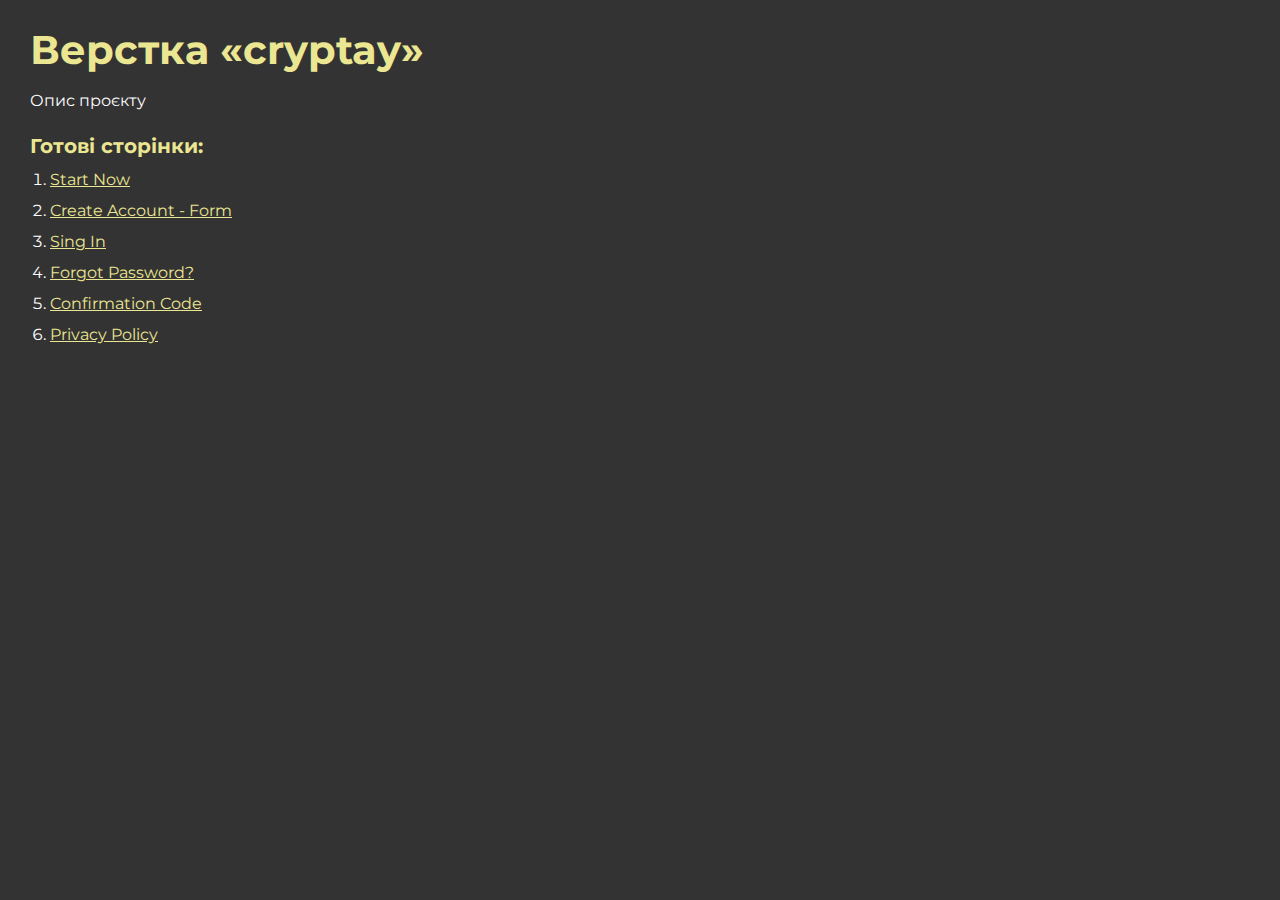
<file: index.html>
<!DOCTYPE html>
<html>

<head>
	<meta charset="UTF-8">
	<meta name="viewport" content="width=device-width, initial-scale=1.0">
	<title>Верстка «cryptay»</title>
	<link rel="shortcut icon" href="img/favicon.ico">
</head>

<body>
	<div class="rootpage">
		<h1>Верстка «cryptay»</h1>
		<div class="rootpage__info">
			Опис проєкту
		</div>
		<h2>Готові сторінки:</h2>
		<ol class="rootpage__list">
			<li><a target="_blank" href="start.html">Start Now</a></li>
			<li><a target="_blank" href="create-account.html">Create Account - Form</a></li>
			<li><a target="_blank" href="sing-in.html">Sing In</a></li>
			<li><a target="_blank" href="forgot-password.html">Forgot Password?</a></li>
			<li><a target="_blank" href="confirmation-code.html">Confirmation Code</a></li>
			<li><a target="_blank" href="policy.html">Privacy Policy</a></li>
		</ol>
	</div>
</body>
<style>
	@charset "UTF-8";
	@import url("https://fonts.googleapis.com/css?family=Montserrat:regular,700&display=swap");

	*,
	*::before,
	*::after {
		padding: 0px;
		margin: 0px;
		border: 0px;
		box-sizing: border-box;
	}

	html,
	body {
		height: 100%;
		margin: 0;
		padding: 0;
		min-width: 320px;
		width: 100%;
		color: #fff;
		background-color: #333;
	}

	body {
		font-family: Montserrat;
		font-size: 100%;
		line-height: 1;
		font-size: 1rem;
	}

	a {
		text-decoration: underline;
		color: #ebe691
	}

	a:visited {
		text-decoration: underline;
		color: #aaa768;
	}

	a:hover {
		text-decoration: none;
	}

	ul li {
		list-style: none;
	}

	img {
		vertical-align: top;
	}

	.wrapper {
		width: 100%;
		min-height: 100%;
		overflow: hidden;
	}

	.rootpage {
		padding: 30px;
		display: flex;
		flex-direction: column;
		align-items: flex-start;
	}

	@media (max-width: 767px) {
		.rootpage {
			padding: 30px 15px;
		}
	}

	h1 {
		color: #ebe691;
		font-size: 2.5rem;
		margin: 0px 0px 1.25rem 0px;
	}

	@media (max-width: 767px) {
		h1 {
			font-size: 1.85rem;
			margin: 0px 0px 1.25rem 0px;
		}
	}

	h2 {
		color: #ebe691;
		font-size: 1.25rem;
		margin: 0px 0px 1rem 0px;
	}

	@media (max-width: 767px) {
		h2 {
			font-size: 1.125rem;
			margin: 0px 0px 1rem 0px;
		}
	}

	.rootpage__info {
		line-height: 140%;
		margin: 0px 0px 1.5rem 0px;
	}

	.rootpage__list {
		margin: 0px 0px 2.25rem 1.25rem;
	}

	.rootpage__list li:not(:last-child) {
		margin: 0px 0px 15px 0px;
	}

	.rootpage__contacts,
	.rootpage__tnx {
		border-radius: 200px;
		padding: 20px 65px;
		line-height: 140%;
	}

	@media (max-width: 767px) {

		.rootpage__contacts,
		.rootpage__tnx {
			border-radius: 40px;
			padding: 20px;
		}
	}

	.rootpage__contacts {
		background: #32b5a4;

	}

	.rootpage__contacts a {
		color: #ebe691;
	}

	.rootpage__tnx {
		background: #c22d63;
		margin: 0px 0px 1rem 0px;
	}
</style>

</html>
</file>
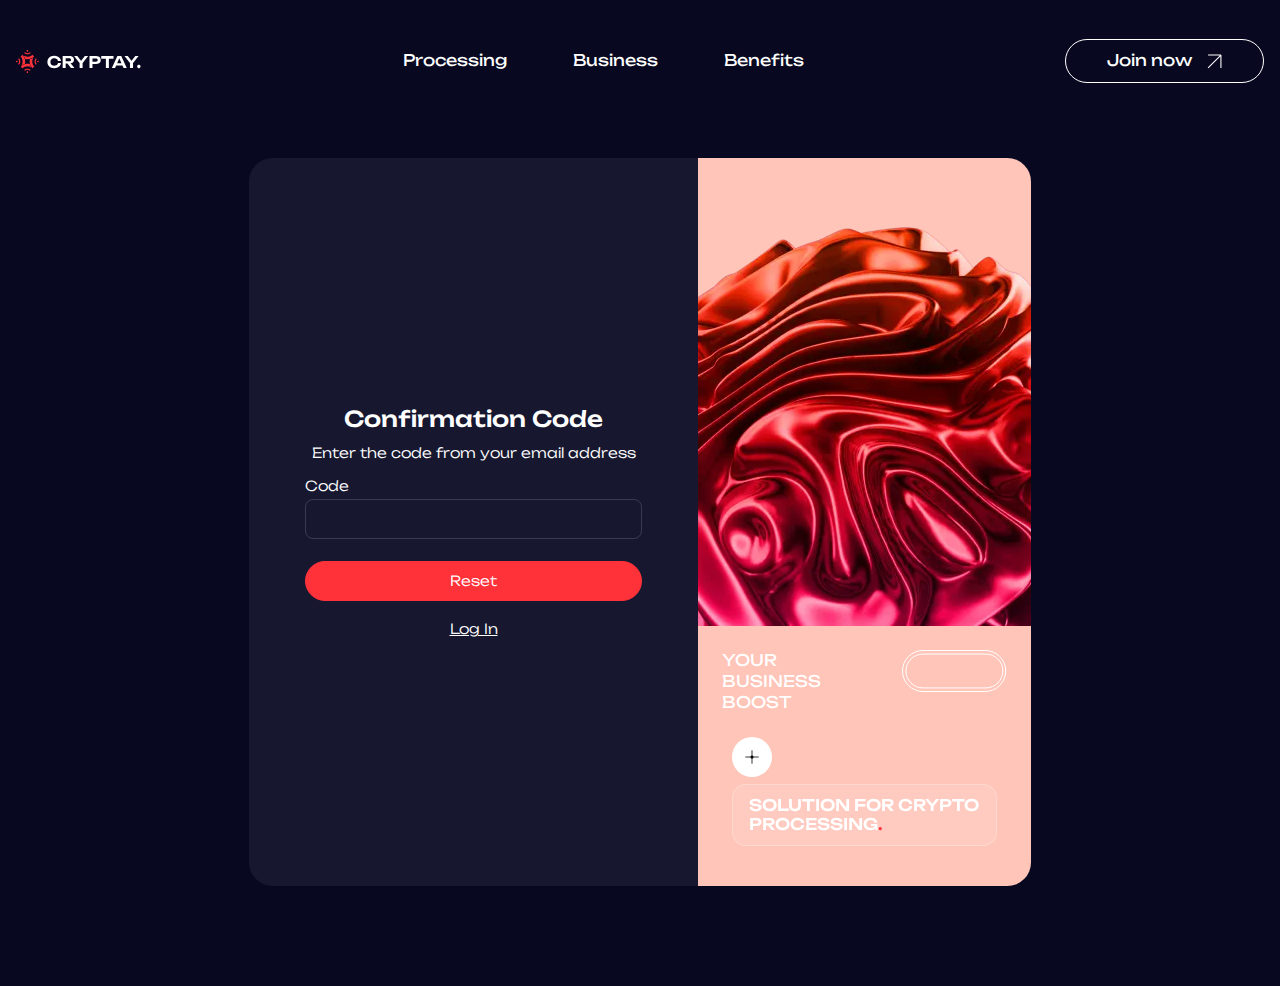
<file: confirmation-code.html>
<!DOCTYPE html>
<html lang="en">

<head>
	<title>Forgot Password?</title>
	<meta charset="UTF-8">
	<meta name="format-detection" content="telephone=no">
	<!-- <style>body{opacity: 0;}</style> -->
	<link rel="stylesheet" href="css/style.min.css?_v=20230909171952">
	<link rel="shortcut icon" href="img/favicon.ico">
	<!-- <meta name="robots" content="noindex, nofollow"> -->
	<meta name="viewport" content="width=device-width, initial-scale=1.0">
	<script defer src="js/app.min.js?_v=20230909171952"></script>
</head>

<body>
	<div class="wrapper">
		<header class="header">
			<div class="header__container">
				<a href="/" class="header__logo">
					<img src="img/logo.svg" alt="Logo">
				</a>
				<div class="header__menu menu">
					<nav class="menu__body">
						<ul class="menu__list">
							<li><a href="#">Processing</a></li>
							<li><a href="#">Business</a></li>
							<li><a href="#">Benefits</a></li>
						</ul>
					</nav>
				</div>
				<a href="#" class="join__button _button">Join now</a>
			</div>
		</header>
		<main class="page">
			<div class="create-account">
				<div class="create-account__container">
					<div class="create-account__body">
						<form action="#" class="create-account__form">
							<p class="create-account__title">Confirmation Code</p>
							<p class="create-account__subtitle">Enter the code from your email address </p>
							<div class="create-account__inputs">
								<div class="create-account__input">
									<label for="input-code" class="create-account__label">Code</label>
									<input data-required id="input-code" type="number" name="code" data-error="code is required" class="input">
								</div>
							</div>
							<button type="submit" class="create-account__submit _button">Reset</button>
							<p class="create-account__lead"><a href="#">Log In</a></p>
						</form>
						<div class="create-account__perview perview-create-account">
							<picture><source srcset="img/perview.webp" type="image/webp"><img src="img/perview.png" alt="Image"></picture>
							<div class="perview-create-account__head">
								<p>your business boost</p>
							</div>
							<div class="perview-create-account__footer">
								<span></span>
								<p>Solution For cRYPTO processing<span>.</span></p>
							</div>
						</div>
					</div>
				</div>
			</div>
		</main>
	</div>
</body>

</html>
</file>
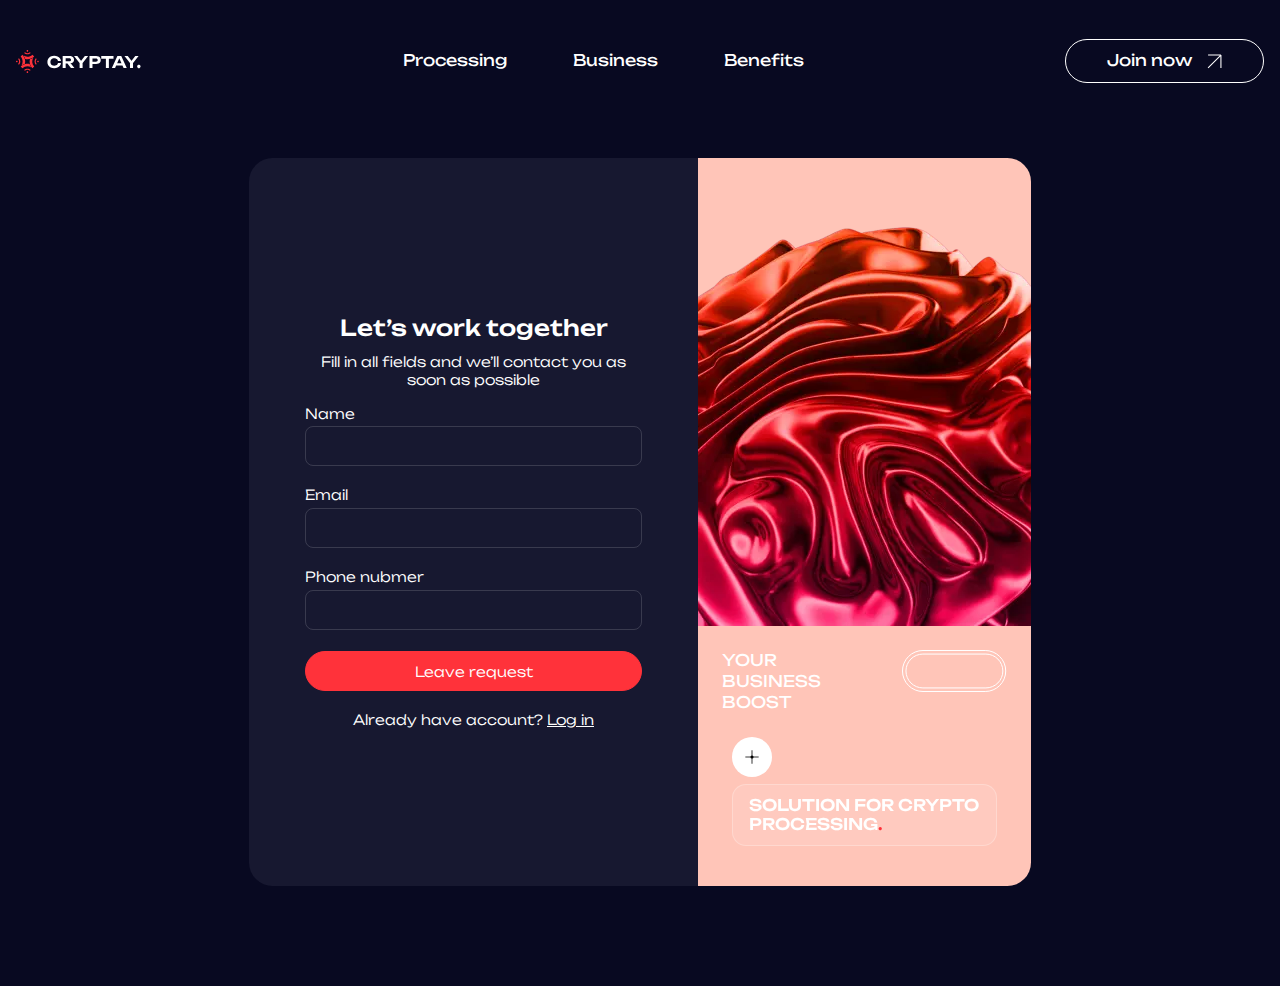
<file: create-account.html>
<!DOCTYPE html>
<html lang="en">

<head>
	<title>Create account - Form</title>
	<meta charset="UTF-8">
	<meta name="format-detection" content="telephone=no">
	<!-- <style>body{opacity: 0;}</style> -->
	<link rel="stylesheet" href="css/style.min.css?_v=20230909171952">
	<link rel="shortcut icon" href="img/favicon.ico">
	<!-- <meta name="robots" content="noindex, nofollow"> -->
	<meta name="viewport" content="width=device-width, initial-scale=1.0">
	<script defer src="js/app.min.js?_v=20230909171952"></script>
</head>

<body>
	<div class="wrapper">
		<header class="header">
			<div class="header__container">
				<a href="/" class="header__logo">
					<img src="img/logo.svg" alt="Logo">
				</a>
				<div class="header__menu menu">
					<nav class="menu__body">
						<ul class="menu__list">
							<li><a href="#">Processing</a></li>
							<li><a href="#">Business</a></li>
							<li><a href="#">Benefits</a></li>
						</ul>
					</nav>
				</div>
				<a href="#" class="join__button _button">Join now</a>
			</div>
		</header>
		<main class="page">
			<div class="create-account">
				<div class="create-account__container">
					<div class="create-account__body">
						<form action="#" class="create-account__form">
							<p class="create-account__title">Let’s work together</p>
							<p class="create-account__subtitle">Fill in all fields and we’ll contact you as soon as possible</p>
							<div class="create-account__inputs">
								<div class="create-account__input">
									<label for="input-username" class="create-account__label">Name</label>
									<input data-required id="input-username" type="text" name="username" data-error="name is required" class="input">
								</div>
								<div class="create-account__input">
									<label for="input-email" class="create-account__label">Email</label>
									<input data-required id="input-email" type="email" name="email" data-error="email is required" class="input">
								</div>
								<div class="create-account__input">
									<label for="input-phone" class="create-account__label">Phone nubmer</label>
									<input data-required id="input-phone" type="tel" name="userphone" data-error="nubmer is required" class="input">
								</div>
							</div>
							<button type="submit" class="create-account__submit _button">Leave request</button>
							<p class="create-account__lead">Already have account? <a href="#">Log in</a></p>
						</form>
						<div class="create-account__perview perview-create-account">
							<picture><source srcset="img/perview.webp" type="image/webp"><img src="img/perview.png" alt="Image"></picture>
							<div class="perview-create-account__head">
								<p>your business boost</p>
							</div>
							<div class="perview-create-account__footer">
								<span></span>
								<p>Solution For cRYPTO processing<span>.</span></p>
							</div>
						</div>
					</div>
				</div>
			</div>
		</main>
	</div>
</body>

</html>
</file>
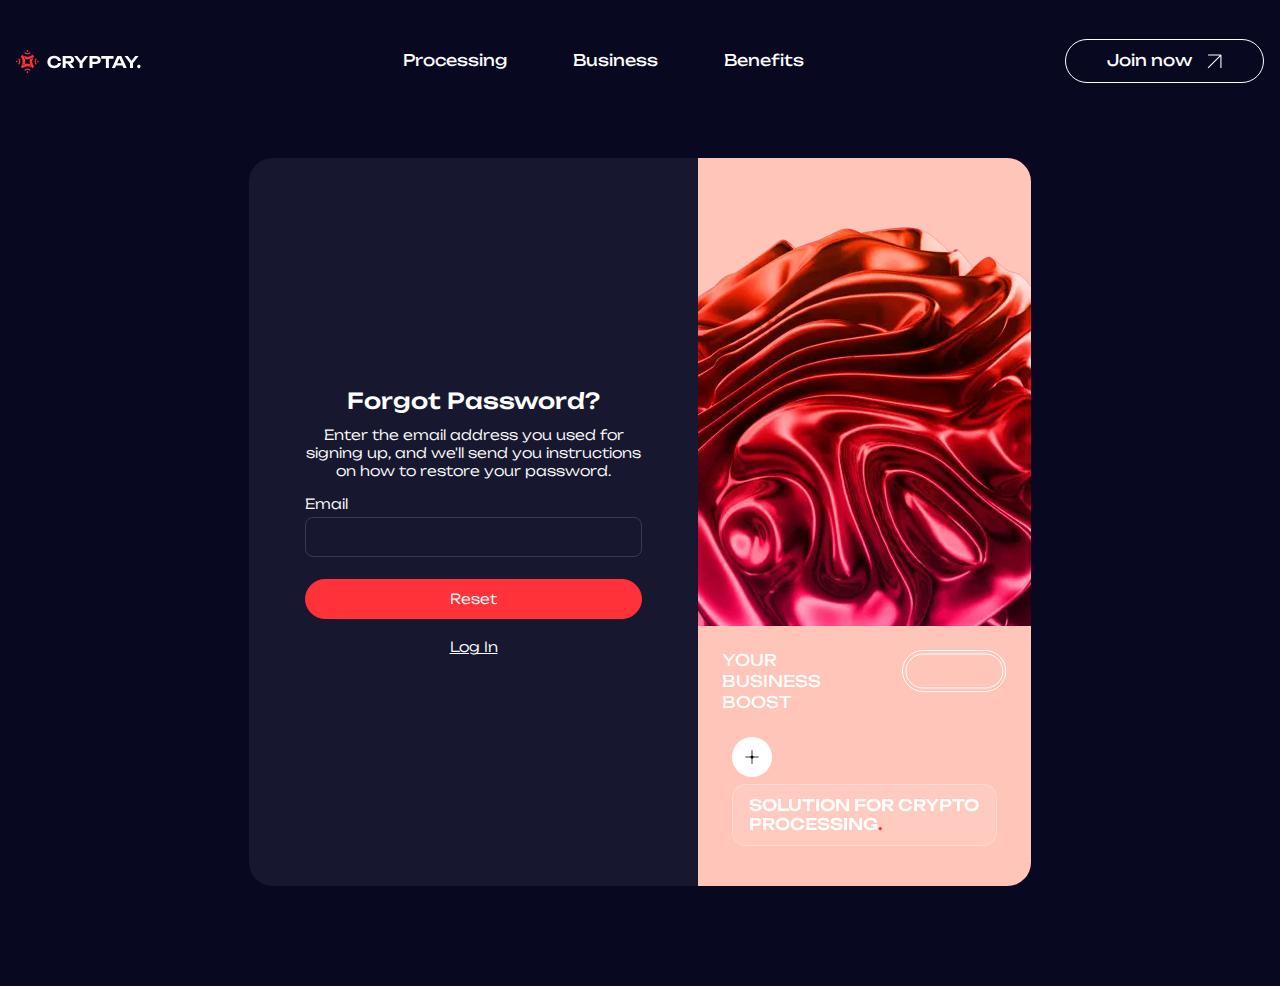
<file: forgot-password.html>
<!DOCTYPE html>
<html lang="en">

<head>
	<title>Forgot Password?</title>
	<meta charset="UTF-8">
	<meta name="format-detection" content="telephone=no">
	<!-- <style>body{opacity: 0;}</style> -->
	<link rel="stylesheet" href="css/style.min.css?_v=20230909171952">
	<link rel="shortcut icon" href="img/favicon.ico">
	<!-- <meta name="robots" content="noindex, nofollow"> -->
	<meta name="viewport" content="width=device-width, initial-scale=1.0">
	<script defer src="js/app.min.js?_v=20230909171952"></script>
</head>

<body>
	<div class="wrapper">
		<header class="header">
			<div class="header__container">
				<a href="/" class="header__logo">
					<img src="img/logo.svg" alt="Logo">
				</a>
				<div class="header__menu menu">
					<nav class="menu__body">
						<ul class="menu__list">
							<li><a href="#">Processing</a></li>
							<li><a href="#">Business</a></li>
							<li><a href="#">Benefits</a></li>
						</ul>
					</nav>
				</div>
				<a href="#" class="join__button _button">Join now</a>
			</div>
		</header>
		<main class="page">
			<div class="create-account">
				<div class="create-account__container">
					<div class="create-account__body">
						<form action="#" class="create-account__form">
							<p class="create-account__title">Forgot Password?</p>
							<p class="create-account__subtitle">Enter the email address you used for signing up, and we'll send you instructions on how to restore your password.</p>
							<div class="create-account__inputs">
								<div class="create-account__input">
									<label for="input-email" class="create-account__label">Email</label>
									<input data-required id="input-email" type="email" name="email" data-error="email is required" class="input">
								</div>
							</div>
							<button type="submit" class="create-account__submit _button">Reset</button>
							<p class="create-account__lead"><a href="#">Log In</a></p>
						</form>
						<div class="create-account__perview perview-create-account">
							<picture><source srcset="img/perview.webp" type="image/webp"><img src="img/perview.png" alt="Image"></picture>
							<div class="perview-create-account__head">
								<p>your business boost</p>
							</div>
							<div class="perview-create-account__footer">
								<span></span>
								<p>Solution For cRYPTO processing<span>.</span></p>
							</div>
						</div>
					</div>
				</div>
			</div>
		</main>
	</div>
</body>

</html>
</file>
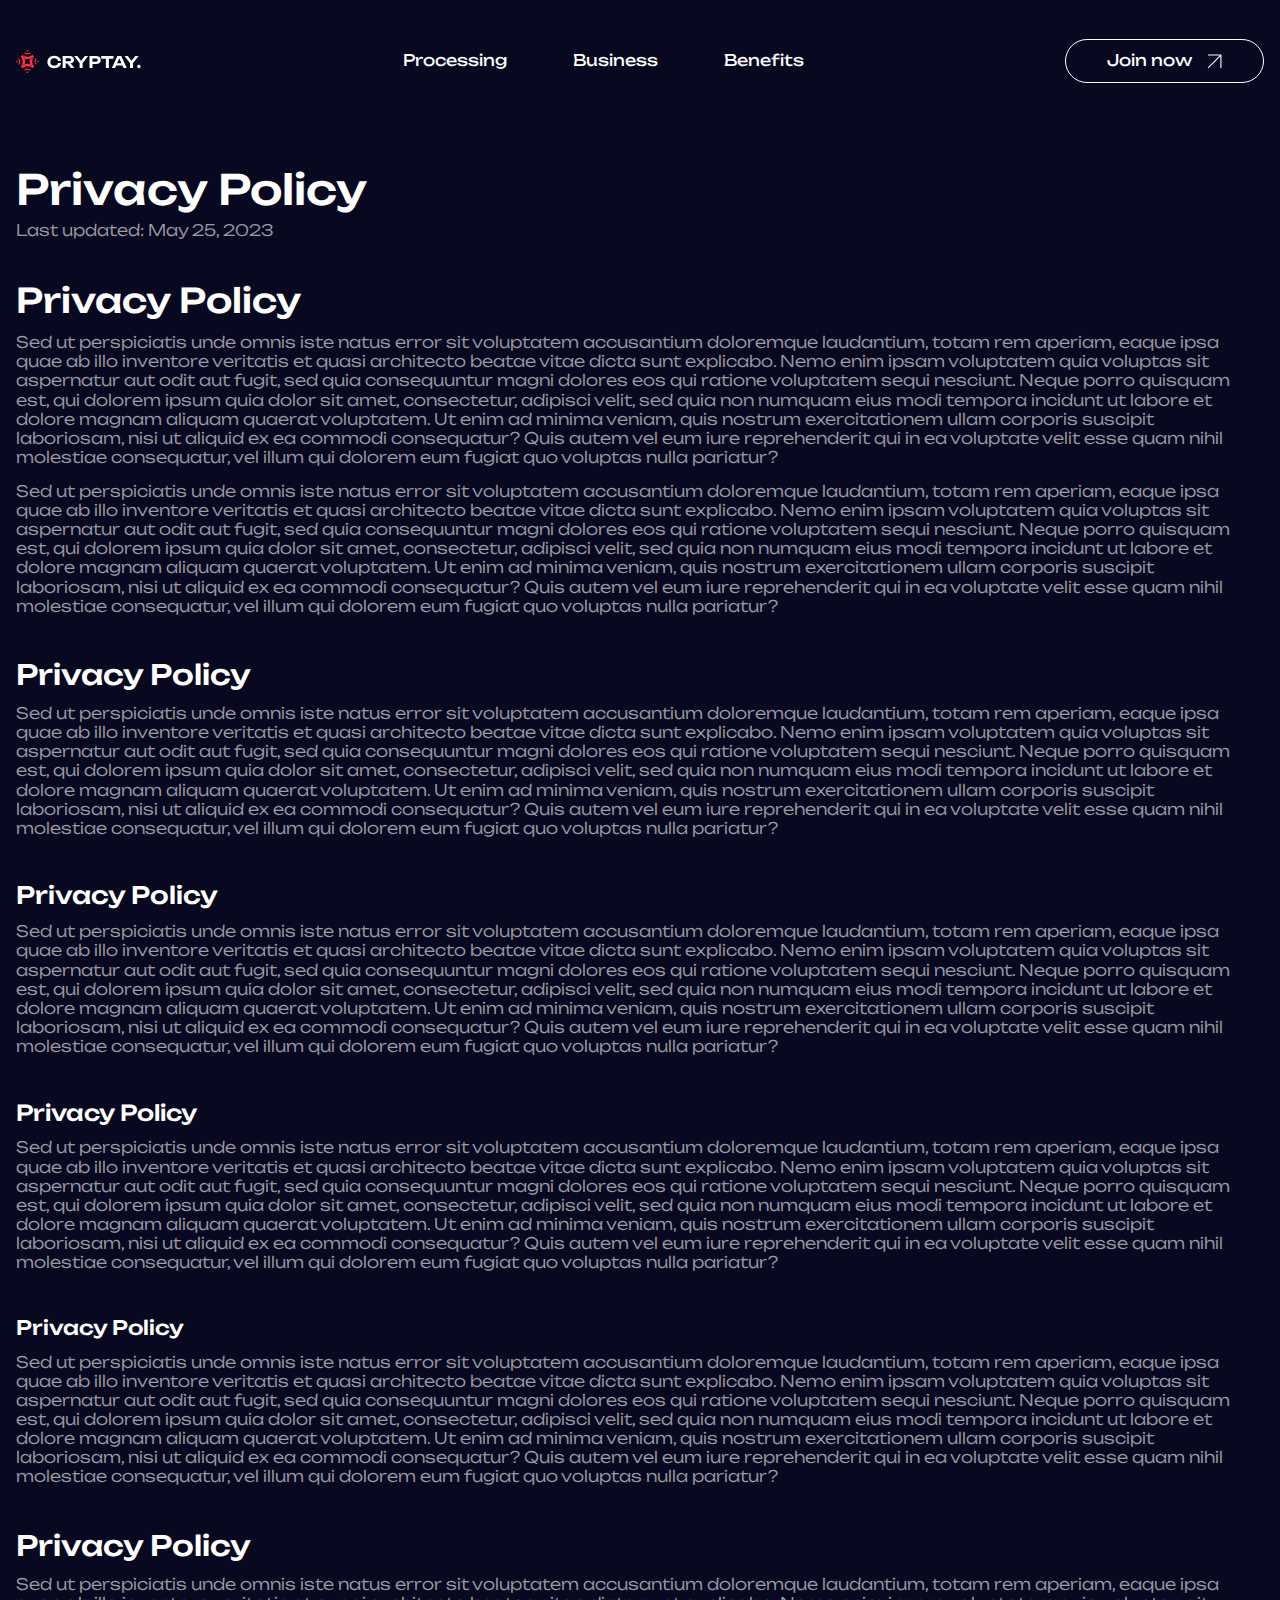
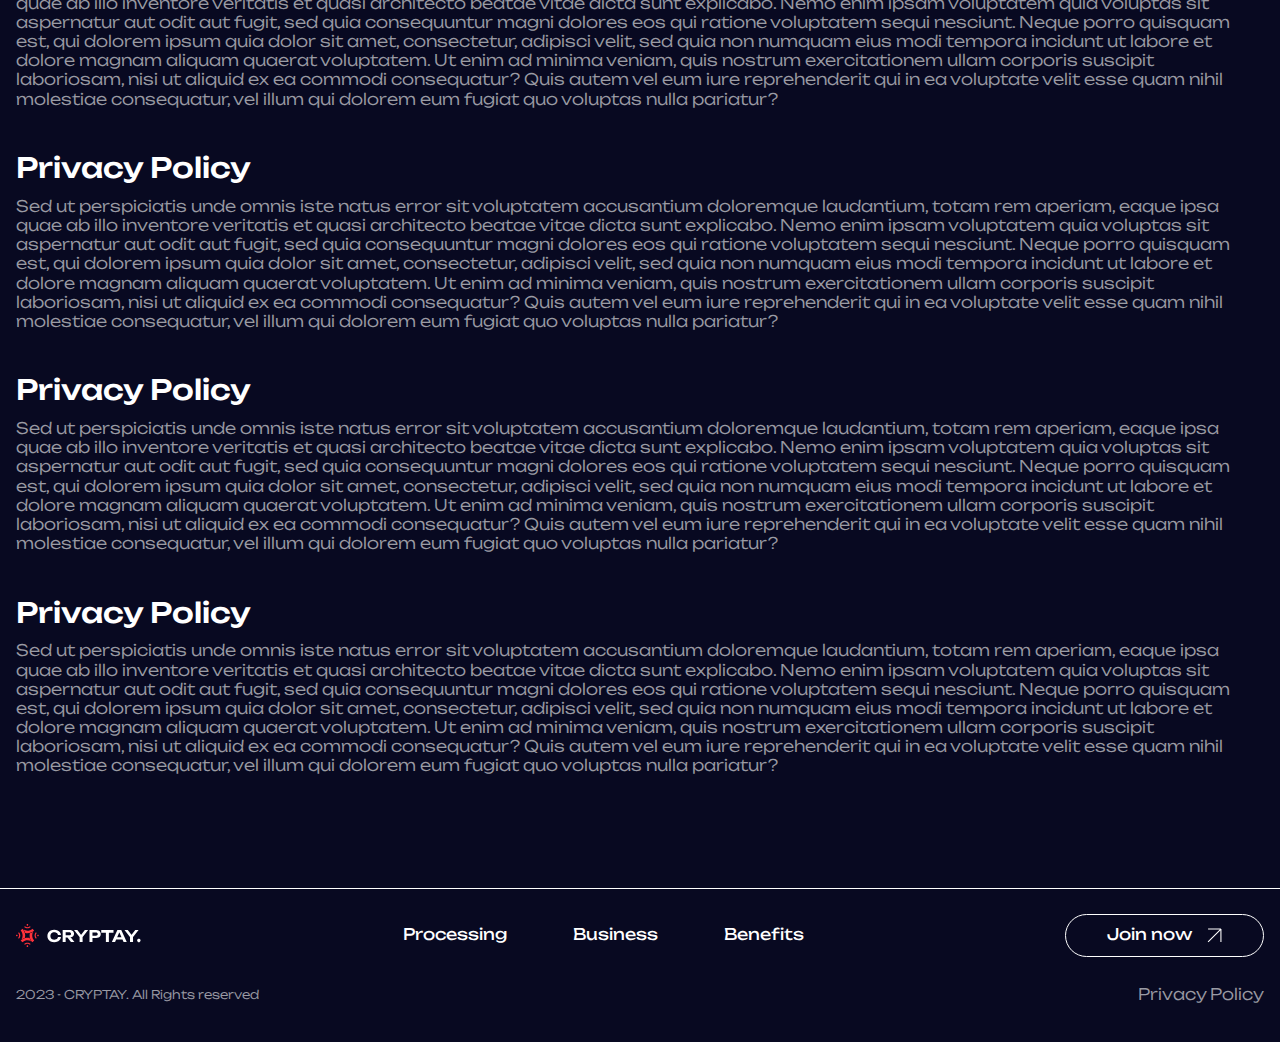
<file: policy.html>
<!DOCTYPE html>
<html lang="en">

<head>
	<title>Privacy Policy</title>
	<meta charset="UTF-8">
	<meta name="format-detection" content="telephone=no">
	<!-- <style>body{opacity: 0;}</style> -->
	<link rel="stylesheet" href="css/style.min.css?_v=20230909171952">
	<link rel="shortcut icon" href="img/favicon.ico">
	<!-- <meta name="robots" content="noindex, nofollow"> -->
	<meta name="viewport" content="width=device-width, initial-scale=1.0">
	<script defer src="js/app.min.js?_v=20230909171952"></script>
</head>

<body>
	<div class="wrapper">
		<header class="header">
			<div class="header__container">
				<a href="/" class="header__logo">
					<img src="img/logo.svg" alt="Logo">
				</a>
				<div class="header__menu menu">
					<nav class="menu__body">
						<ul class="menu__list">
							<li><a href="#">Processing</a></li>
							<li><a href="#">Business</a></li>
							<li><a href="#">Benefits</a></li>
						</ul>
					</nav>
				</div>
				<a href="#" class="join__button _button">Join now</a>
			</div>
		</header>
		<main class="page">
			<section class="policy">
				<div class="policy__container">
					<h1 class="policy__title">Privacy Policy</h1>
					<div class="policy__subtitle">Last updated: <time datetime="2023-05-25" title="May 25, 2023">May 25, 2023</time></div>
					<div class="policy__body _user-content">
						<h2>Privacy Policy</h2>
						<p>Sed ut perspiciatis unde omnis iste natus error sit voluptatem accusantium doloremque laudantium, totam rem aperiam, eaque ipsa quae ab illo inventore veritatis et quasi architecto beatae vitae dicta sunt explicabo. Nemo enim ipsam voluptatem quia voluptas sit aspernatur aut odit aut fugit, sed quia consequuntur magni dolores eos qui ratione voluptatem sequi nesciunt. Neque porro quisquam est, qui dolorem ipsum quia dolor sit amet, consectetur, adipisci velit, sed quia non numquam eius modi tempora incidunt ut labore et dolore magnam aliquam quaerat voluptatem. Ut enim ad minima veniam, quis nostrum exercitationem ullam corporis suscipit laboriosam, nisi ut aliquid ex ea commodi consequatur? Quis autem vel eum iure reprehenderit qui in ea voluptate velit esse quam nihil molestiae consequatur, vel illum qui dolorem eum fugiat quo voluptas nulla pariatur?</p>
						<p>Sed ut perspiciatis unde omnis iste natus error sit voluptatem accusantium doloremque laudantium, totam rem aperiam, eaque ipsa quae ab illo inventore veritatis et quasi architecto beatae vitae dicta sunt explicabo. Nemo enim ipsam voluptatem quia voluptas sit aspernatur aut odit aut fugit, sed quia consequuntur magni dolores eos qui ratione voluptatem sequi nesciunt. Neque porro quisquam est, qui dolorem ipsum quia dolor sit amet, consectetur, adipisci velit, sed quia non numquam eius modi tempora incidunt ut labore et dolore magnam aliquam quaerat voluptatem. Ut enim ad minima veniam, quis nostrum exercitationem ullam corporis suscipit laboriosam, nisi ut aliquid ex ea commodi consequatur? Quis autem vel eum iure reprehenderit qui in ea voluptate velit esse quam nihil molestiae consequatur, vel illum qui dolorem eum fugiat quo voluptas nulla pariatur?</p>
						<h3>Privacy Policy</h3>
						<p>Sed ut perspiciatis unde omnis iste natus error sit voluptatem accusantium doloremque laudantium, totam rem aperiam, eaque ipsa quae ab illo inventore veritatis et quasi architecto beatae vitae dicta sunt explicabo. Nemo enim ipsam voluptatem quia voluptas sit aspernatur aut odit aut fugit, sed quia consequuntur magni dolores eos qui ratione voluptatem sequi nesciunt. Neque porro quisquam est, qui dolorem ipsum quia dolor sit amet, consectetur, adipisci velit, sed quia non numquam eius modi tempora incidunt ut labore et dolore magnam aliquam quaerat voluptatem. Ut enim ad minima veniam, quis nostrum exercitationem ullam corporis suscipit laboriosam, nisi ut aliquid ex ea commodi consequatur? Quis autem vel eum iure reprehenderit qui in ea voluptate velit esse quam nihil molestiae consequatur, vel illum qui dolorem eum fugiat quo voluptas nulla pariatur?</p>
						<h4>Privacy Policy</h4>
						<p>Sed ut perspiciatis unde omnis iste natus error sit voluptatem accusantium doloremque laudantium, totam rem aperiam, eaque ipsa quae ab illo inventore veritatis et quasi architecto beatae vitae dicta sunt explicabo. Nemo enim ipsam voluptatem quia voluptas sit aspernatur aut odit aut fugit, sed quia consequuntur magni dolores eos qui ratione voluptatem sequi nesciunt. Neque porro quisquam est, qui dolorem ipsum quia dolor sit amet, consectetur, adipisci velit, sed quia non numquam eius modi tempora incidunt ut labore et dolore magnam aliquam quaerat voluptatem. Ut enim ad minima veniam, quis nostrum exercitationem ullam corporis suscipit laboriosam, nisi ut aliquid ex ea commodi consequatur? Quis autem vel eum iure reprehenderit qui in ea voluptate velit esse quam nihil molestiae consequatur, vel illum qui dolorem eum fugiat quo voluptas nulla pariatur?</p>
						<h5>Privacy Policy</h5>
						<p>Sed ut perspiciatis unde omnis iste natus error sit voluptatem accusantium doloremque laudantium, totam rem aperiam, eaque ipsa quae ab illo inventore veritatis et quasi architecto beatae vitae dicta sunt explicabo. Nemo enim ipsam voluptatem quia voluptas sit aspernatur aut odit aut fugit, sed quia consequuntur magni dolores eos qui ratione voluptatem sequi nesciunt. Neque porro quisquam est, qui dolorem ipsum quia dolor sit amet, consectetur, adipisci velit, sed quia non numquam eius modi tempora incidunt ut labore et dolore magnam aliquam quaerat voluptatem. Ut enim ad minima veniam, quis nostrum exercitationem ullam corporis suscipit laboriosam, nisi ut aliquid ex ea commodi consequatur? Quis autem vel eum iure reprehenderit qui in ea voluptate velit esse quam nihil molestiae consequatur, vel illum qui dolorem eum fugiat quo voluptas nulla pariatur?</p>
						<h6>Privacy Policy</h6>
						<p>Sed ut perspiciatis unde omnis iste natus error sit voluptatem accusantium doloremque laudantium, totam rem aperiam, eaque ipsa quae ab illo inventore veritatis et quasi architecto beatae vitae dicta sunt explicabo. Nemo enim ipsam voluptatem quia voluptas sit aspernatur aut odit aut fugit, sed quia consequuntur magni dolores eos qui ratione voluptatem sequi nesciunt. Neque porro quisquam est, qui dolorem ipsum quia dolor sit amet, consectetur, adipisci velit, sed quia non numquam eius modi tempora incidunt ut labore et dolore magnam aliquam quaerat voluptatem. Ut enim ad minima veniam, quis nostrum exercitationem ullam corporis suscipit laboriosam, nisi ut aliquid ex ea commodi consequatur? Quis autem vel eum iure reprehenderit qui in ea voluptate velit esse quam nihil molestiae consequatur, vel illum qui dolorem eum fugiat quo voluptas nulla pariatur?</p>
						<h3>Privacy Policy</h3>
						<p>Sed ut perspiciatis unde omnis iste natus error sit voluptatem accusantium doloremque laudantium, totam rem aperiam, eaque ipsa quae ab illo inventore veritatis et quasi architecto beatae vitae dicta sunt explicabo. Nemo enim ipsam voluptatem quia voluptas sit aspernatur aut odit aut fugit, sed quia consequuntur magni dolores eos qui ratione voluptatem sequi nesciunt. Neque porro quisquam est, qui dolorem ipsum quia dolor sit amet, consectetur, adipisci velit, sed quia non numquam eius modi tempora incidunt ut labore et dolore magnam aliquam quaerat voluptatem. Ut enim ad minima veniam, quis nostrum exercitationem ullam corporis suscipit laboriosam, nisi ut aliquid ex ea commodi consequatur? Quis autem vel eum iure reprehenderit qui in ea voluptate velit esse quam nihil molestiae consequatur, vel illum qui dolorem eum fugiat quo voluptas nulla pariatur?</p>
						<h3>Privacy Policy</h3>
						<p>Sed ut perspiciatis unde omnis iste natus error sit voluptatem accusantium doloremque laudantium, totam rem aperiam, eaque ipsa quae ab illo inventore veritatis et quasi architecto beatae vitae dicta sunt explicabo. Nemo enim ipsam voluptatem quia voluptas sit aspernatur aut odit aut fugit, sed quia consequuntur magni dolores eos qui ratione voluptatem sequi nesciunt. Neque porro quisquam est, qui dolorem ipsum quia dolor sit amet, consectetur, adipisci velit, sed quia non numquam eius modi tempora incidunt ut labore et dolore magnam aliquam quaerat voluptatem. Ut enim ad minima veniam, quis nostrum exercitationem ullam corporis suscipit laboriosam, nisi ut aliquid ex ea commodi consequatur? Quis autem vel eum iure reprehenderit qui in ea voluptate velit esse quam nihil molestiae consequatur, vel illum qui dolorem eum fugiat quo voluptas nulla pariatur?</p>
						<h3>Privacy Policy</h3>
						<p>Sed ut perspiciatis unde omnis iste natus error sit voluptatem accusantium doloremque laudantium, totam rem aperiam, eaque ipsa quae ab illo inventore veritatis et quasi architecto beatae vitae dicta sunt explicabo. Nemo enim ipsam voluptatem quia voluptas sit aspernatur aut odit aut fugit, sed quia consequuntur magni dolores eos qui ratione voluptatem sequi nesciunt. Neque porro quisquam est, qui dolorem ipsum quia dolor sit amet, consectetur, adipisci velit, sed quia non numquam eius modi tempora incidunt ut labore et dolore magnam aliquam quaerat voluptatem. Ut enim ad minima veniam, quis nostrum exercitationem ullam corporis suscipit laboriosam, nisi ut aliquid ex ea commodi consequatur? Quis autem vel eum iure reprehenderit qui in ea voluptate velit esse quam nihil molestiae consequatur, vel illum qui dolorem eum fugiat quo voluptas nulla pariatur?</p>
						<h3>Privacy Policy</h3>
						<p>Sed ut perspiciatis unde omnis iste natus error sit voluptatem accusantium doloremque laudantium, totam rem aperiam, eaque ipsa quae ab illo inventore veritatis et quasi architecto beatae vitae dicta sunt explicabo. Nemo enim ipsam voluptatem quia voluptas sit aspernatur aut odit aut fugit, sed quia consequuntur magni dolores eos qui ratione voluptatem sequi nesciunt. Neque porro quisquam est, qui dolorem ipsum quia dolor sit amet, consectetur, adipisci velit, sed quia non numquam eius modi tempora incidunt ut labore et dolore magnam aliquam quaerat voluptatem. Ut enim ad minima veniam, quis nostrum exercitationem ullam corporis suscipit laboriosam, nisi ut aliquid ex ea commodi consequatur? Quis autem vel eum iure reprehenderit qui in ea voluptate velit esse quam nihil molestiae consequatur, vel illum qui dolorem eum fugiat quo voluptas nulla pariatur?</p>
					</div>
				</div>
			</section>
		</main>
		<footer class="footer">
			<div class="footer__container">
				<div class="footer__main">
					<a href="#" class="header__logo">
						<img src="img/logo.svg" alt="Logo">
					</a>
					<div data-da=".footer__main, 767.98, last" class="footer__menu menu">
						<nav class="menu__body">
							<ul class="menu__list">
								<li><a href="#">Processing</a></li>
								<li><a href="#">Business</a></li>
								<li><a href="#">Benefits</a></li>
							</ul>
						</nav>
					</div>
					<a href="#" class="join__button _button">Join now</a>
				</div>
				<div class="footer__bottom">
					<p class="footer__copy">2023 - CRYPTAY. All Rights reserved</p>
					<a href="policy.html" class="footer__policy">Privacy Policy</a>
				</div>
			</div>
		</footer>
	</div>
</body>

</html>
</file>
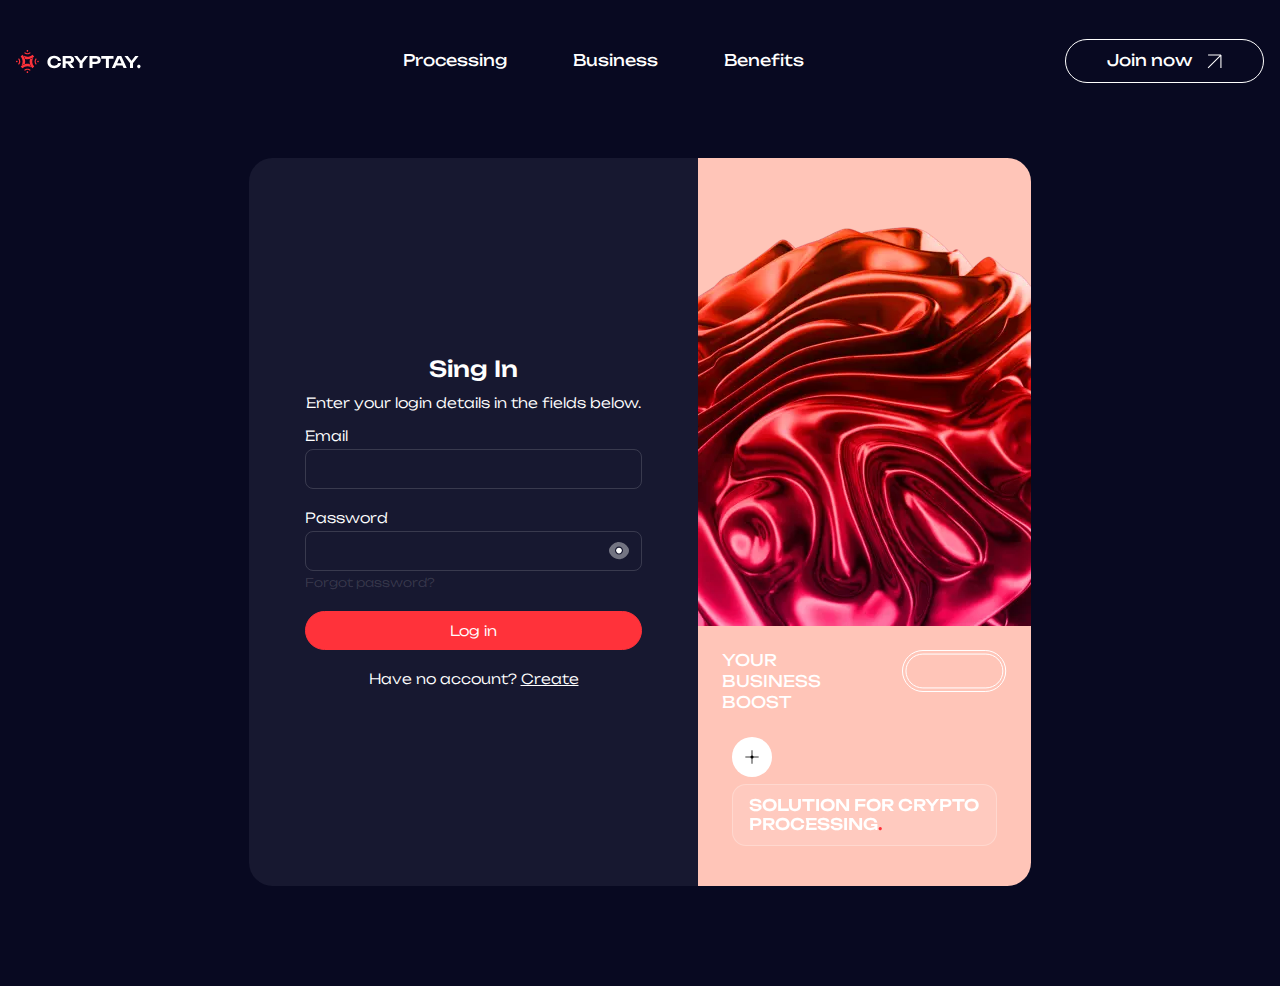
<file: sing-in.html>
<!DOCTYPE html>
<html lang="en">

<head>
	<title>Create account - Form</title>
	<meta charset="UTF-8">
	<meta name="format-detection" content="telephone=no">
	<!-- <style>body{opacity: 0;}</style> -->
	<link rel="stylesheet" href="css/style.min.css?_v=20230909171952">
	<link rel="shortcut icon" href="img/favicon.ico">
	<!-- <meta name="robots" content="noindex, nofollow"> -->
	<meta name="viewport" content="width=device-width, initial-scale=1.0">
	<script defer src="js/app.min.js?_v=20230909171952"></script>
</head>

<body>
	<div class="wrapper">
		<header class="header">
			<div class="header__container">
				<a href="/" class="header__logo">
					<img src="img/logo.svg" alt="Logo">
				</a>
				<div class="header__menu menu">
					<nav class="menu__body">
						<ul class="menu__list">
							<li><a href="#">Processing</a></li>
							<li><a href="#">Business</a></li>
							<li><a href="#">Benefits</a></li>
						</ul>
					</nav>
				</div>
				<a href="#" class="join__button _button">Join now</a>
			</div>
		</header>
		<main class="page">
			<div class="create-account">
				<div class="create-account__container">
					<div class="create-account__body">
						<form action="#" class="create-account__form">
							<p class="create-account__title">Sing In</p>
							<p class="create-account__subtitle">Enter your login details in the fields below.</p>
							<div class="create-account__inputs">
								<div class="create-account__input">
									<label for="input-email" class="create-account__label">Email</label>
									<input data-required id="input-email" type="email" name="email" data-error="email is required" class="input">
								</div>
								<div class="create-account__input">
									<label for="input-password" class="create-account__label">Password</label>
									<div class="create-account__row">
										<input data-required id="input-password" type="password" name="userpassword" data-error="password is required" class="input">
										<button type="button" class="create-account__viewpass"></button>
									</div>
									<a href="#" class="create-account__new-password">Forgot password?</a>
								</div>
							</div>
							<button type="submit" class="create-account__submit _button">Log in </button>
							<p class="create-account__lead">Have no account? <a href="#">Create</a></p>
						</form>
						<div class="create-account__perview perview-create-account">
							<picture><source srcset="img/perview.webp" type="image/webp"><img src="img/perview.png" alt="Image"></picture>
							<div class="perview-create-account__head">
								<p>your business boost</p>
							</div>
							<div class="perview-create-account__footer">
								<span></span>
								<p>Solution For cRYPTO processing<span>.</span></p>
							</div>
						</div>
					</div>
				</div>
			</div>
		</main>
	</div>
</body>

</html>
</file>
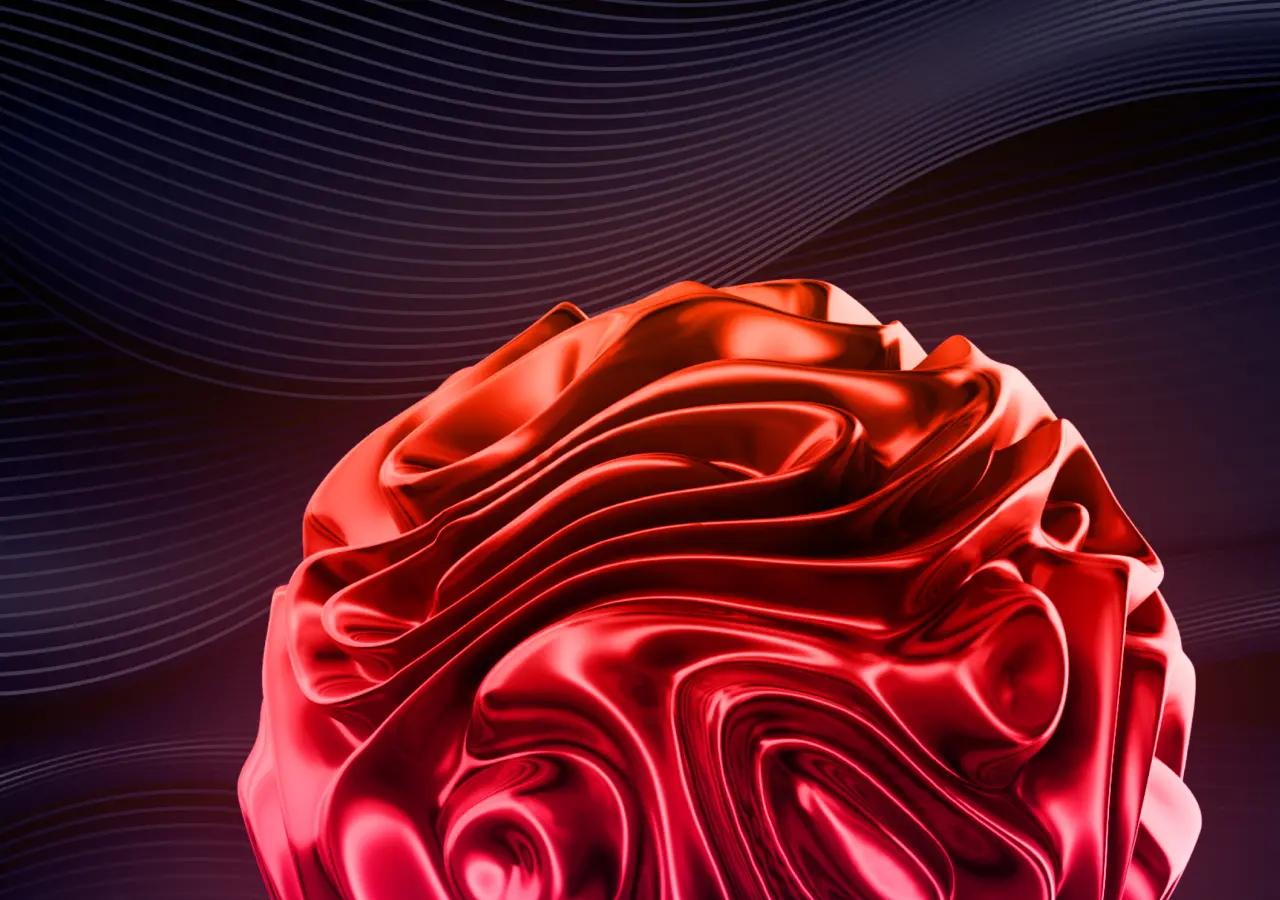
<file: start.html>
<!DOCTYPE html>
<html lang="en">

<head>
	<title>Create account</title>
	<meta charset="UTF-8">
	<meta name="format-detection" content="telephone=no">
	<!-- <style>body{opacity: 0;}</style> -->
	<link rel="stylesheet" href="css/style.min.css?_v=20230909171952">
	<link rel="shortcut icon" href="img/favicon.ico">
	<!-- <meta name="robots" content="noindex, nofollow"> -->
	<meta name="viewport" content="width=device-width, initial-scale=1.0">
	<script defer src="js/app.min.js?_v=20230909171952"></script>
</head>

<body class="_hidden">
	<div class="wrapper">
		<main class="page">
			<div class="start">
				<picture><source srcset="img/start/bg.webp" type="image/webp"><img src="img/start/bg.jpg" alt="Image"></picture>
				<div class="start__content">
					<div class="start__logo">
						<img src="img/logo-big.svg" alt="Logo" width="278" height="131">
					</div>
					<div class="start__button">
						<a href="#" class="start__button-arrow"></a>
					</div>
				</div>
			</div>
		</main>
	</div>
</body>

</html>
</file>
<file: css/style.min.css>
@import url(https://fonts.googleapis.com/css?family=Unbounded:200,300,regular,500,600&display=swap);*{padding:0;margin:0;border:0}*,:after,:before{-webkit-box-sizing:border-box;box-sizing:border-box}body,html{height:100%;min-width:320px}body{color:#fff;line-height:1;font-family:Unbounded;font-size:14px;-ms-text-size-adjust:100%;-moz-text-size-adjust:100%;-webkit-text-size-adjust:100%;-webkit-font-smoothing:antialiased;-moz-osx-font-smoothing:grayscale}button,input,textarea{font-family:Unbounded;font-size:inherit}button{cursor:pointer;color:inherit;background-color:transparent}a{color:inherit;text-decoration:none;-webkit-transition:all .1s ease 0s;transition:all .1s ease 0s}ul li{list-style:none}img{vertical-align:top}h1,h2,h3,h4,h5,h6{font-weight:inherit;font-size:inherit}body{background-color:#080921;font-weight:400}.lock body{overflow:hidden;-ms-touch-action:none;touch-action:none;-ms-scroll-chaining:none;overscroll-behavior:none}.wrapper{min-height:100%;display:-webkit-box;display:-ms-flexbox;display:flex;-webkit-box-orient:vertical;-webkit-box-direction:normal;-ms-flex-direction:column;flex-direction:column;overflow:hidden}@supports (overflow:clip){.wrapper{overflow:clip}}.wrapper>main{-webkit-box-flex:1;-ms-flex:1 1 auto;flex:1 1 auto}.wrapper>*{min-width:0}[class*=__container]{max-width:82rem;margin:0 auto;padding:0 1rem}input[type=email],input[type=tel],input[type=text],textarea{-webkit-appearance:none;-moz-appearance:none;appearance:none}.input{width:100%;display:block;border-radius:8px;border:1px solid rgba(255,255,255,.15);background-color:transparent;outline:0;color:#fff;font-size:14px;padding:0 15px}.input._form-error{border:1px solid #ff323a}.input[placeholder]:not([data-placeholder-nohiden])::-webkit-input-placeholder{-webkit-transition:opacity .3s;transition:opacity .3s}.input[placeholder]:not([data-placeholder-nohiden])::-moz-placeholder{-moz-transition:opacity .3s;transition:opacity .3s}.input[placeholder]:not([data-placeholder-nohiden]):-ms-input-placeholder{-ms-transition:opacity .3s;transition:opacity .3s}.input[placeholder]:not([data-placeholder-nohiden])::-ms-input-placeholder{-ms-transition:opacity .3s;transition:opacity .3s}.input[placeholder]:not([data-placeholder-nohiden])::placeholder{-webkit-transition:opacity .3s;transition:opacity .3s}.input[placeholder]:not([data-placeholder-nohiden]):focus::-webkit-input-placeholder{opacity:0}.input[placeholder]:not([data-placeholder-nohiden]):focus::-moz-placeholder{opacity:0}.input[placeholder]:not([data-placeholder-nohiden]):focus:-ms-input-placeholder{opacity:0}.input[placeholder]:not([data-placeholder-nohiden]):focus::-ms-input-placeholder{opacity:0}.input[placeholder]:not([data-placeholder-nohiden]):focus::placeholder{opacity:0}input[type=number]::-webkit-inner-spin-button,input[type=number]::-webkit-outer-spin-button{-webkit-appearance:none;appearance:none;margin:0}textarea.input{resize:none;padding:0 0}[class*=-ibg]{position:relative}[class*=-ibg] img{position:absolute;width:100%;height:100%;top:0;left:0;-o-object-fit:cover;object-fit:cover}[class*=-ibg_contain] img{-o-object-fit:contain;object-fit:contain}._button{display:-webkit-box;display:-ms-flexbox;display:flex;-webkit-box-pack:center;-ms-flex-pack:center;justify-content:center;-webkit-box-align:center;-ms-flex-align:center;align-items:center;-webkit-transition:all .2s ease 0s;transition:all .2s ease 0s}.join__button{border-radius:100px;border:1px solid #fff;-webkit-column-gap:15px;-moz-column-gap:15px;column-gap:15px}.join__button::after{content:"";display:block;background:url(../img/icons/arrow-link.svg) right no-repeat;background-size:100%}.menu__list{display:-webkit-box;display:-ms-flexbox;display:flex;-ms-flex-wrap:wrap;flex-wrap:wrap;-webkit-box-align:center;-ms-flex-align:center;align-items:center;-webkit-box-pack:center;-ms-flex-pack:center;justify-content:center;row-gap:20px}._user-content h1,._user-content h2,._user-content h3,._user-content h4,._user-content h5,._user-content h6{font-weight:500}._user-content p{color:rgba(255,255,255,.6);line-height:120%;font-weight:300}.header__container{display:-webkit-box;display:-ms-flexbox;display:flex;-webkit-box-align:center;-ms-flex-align:center;align-items:center;-webkit-box-pack:justify;-ms-flex-pack:justify;justify-content:space-between;-webkit-column-gap:40px;-moz-column-gap:40px;column-gap:40px}.header__logo img{height:auto}.footer{padding-top:25px;border-top:1px solid #fff}.footer__main{display:-webkit-box;display:-ms-flexbox;display:flex;-webkit-box-align:center;-ms-flex-align:center;align-items:center;-webkit-box-pack:justify;-ms-flex-pack:justify;justify-content:space-between;-webkit-column-gap:15px;-moz-column-gap:15px;column-gap:15px;row-gap:20px;margin-bottom:30px}.footer__bottom{display:-webkit-box;display:-ms-flexbox;display:flex;-ms-flex-wrap:wrap;flex-wrap:wrap;-webkit-box-align:center;-ms-flex-align:center;align-items:center;-webkit-box-pack:justify;-ms-flex-pack:justify;justify-content:space-between;gap:15px;color:rgba(255,255,255,.6);font-weight:300}.footer__copy{font-size:12px}.start{height:100vh;min-height:375px;width:100%;position:relative}.start>img{position:absolute;width:100%;height:100%;top:0;left:0;-o-object-fit:cover;object-fit:cover}.start__content{position:relative;z-index:2;height:100vh;min-height:375px;display:-webkit-box;display:-ms-flexbox;display:flex;-webkit-box-align:center;-ms-flex-align:center;align-items:center;-webkit-box-orient:vertical;-webkit-box-direction:normal;-ms-flex-direction:column;flex-direction:column;-webkit-box-pack:justify;-ms-flex-pack:justify;justify-content:space-between;padding-left:16px;padding-right:16px}.start__logo{max-width:100%}.start__button{display:-webkit-box;display:-ms-flexbox;display:flex;-webkit-box-align:center;-ms-flex-align:center;align-items:center;max-width:795px;width:100%;margin:0 auto;background-color:rgba(255,255,255,.1);-webkit-backdrop-filter:blur(11.5px);backdrop-filter:blur(11.5px);min-height:40px;padding-right:11px;padding-top:6px;padding-bottom:6px;border-radius:50px;overflow:hidden}.start__button::before{content:"";display:block;background:url(../img/start/start-text.svg) left no-repeat;background-size:100%}.start__button-arrow{display:block;position:relative;border-radius:50%;background-color:#000;margin-left:auto;border:1px solid rgba(255,255,255,.25)}.start__button-arrow::before{content:"";position:absolute;top:50%;left:50%;-webkit-transform:translate(-50%,-50%);-ms-transform:translate(-50%,-50%);transform:translate(-50%,-50%);background:url(../img/icons/arrow-next.svg) center no-repeat;background-size:100%;-webkit-transition:all .2s ease 0s;transition:all .2s ease 0s}.create-account{margin-bottom:100px}.create-account__body{background:#171830;max-width:450px;margin:0 auto;margin-top:36px;overflow:hidden}.create-account__form{text-align:center;display:-webkit-box;display:-ms-flexbox;display:flex;-webkit-box-orient:vertical;-webkit-box-direction:normal;-ms-flex-direction:column;flex-direction:column;-webkit-box-pack:center;-ms-flex-pack:center;justify-content:center;height:100%}.create-account__title{font-size:22px;font-weight:500;margin-bottom:14px}.create-account__subtitle{font-weight:300;margin-bottom:17px;line-height:130%}.create-account__input{position:relative;text-align:left}.create-account__input .form__error{position:absolute;color:#ff323a;text-align:right;font-size:12px;font-weight:300;right:0;top:100%;-webkit-transform:translateY(6px);-ms-transform:translateY(6px);transform:translateY(6px)}.create-account__row{position:relative}.create-account__label{margin-bottom:6px;font-weight:300;display:block}.create-account__new-password{color:rgba(255,255,255,.15);font-size:12px;font-weight:300;display:inline-block;margin-top:6px}.create-account__viewpass{position:absolute;right:0;top:50%;padding:8px 13px;-webkit-transform:translateY(-50%);-ms-transform:translateY(-50%);transform:translateY(-50%);display:block}.create-account__viewpass::before{content:"";display:block;background:url(../img/icons/show-password.svg) center no-repeat;width:20px;height:18px}.create-account__viewpass._viewpass-active{background:url(../img/icons/hide-password.svg) center no-repeat}.create-account__submit{border-radius:100px;border:1px solid #ff323a;background:#ff323a;width:100%;font-weight:300}.create-account__lead{font-weight:300}.create-account__lead a{text-decoration:underline}.create-account__perview{background:#ffc5b8}.perview-create-account{height:100%;position:relative;display:-webkit-box;display:-ms-flexbox;display:flex;-webkit-box-orient:vertical;-webkit-box-direction:normal;-ms-flex-direction:column;flex-direction:column;-webkit-box-pack:justify;-ms-flex-pack:justify;justify-content:space-between}.perview-create-account>img{position:absolute;bottom:0;left:0}.perview-create-account__head{display:-webkit-box;display:-ms-flexbox;display:flex;-webkit-box-pack:justify;-ms-flex-pack:justify;justify-content:space-between;-webkit-column-gap:10px;-moz-column-gap:10px;column-gap:10px;position:relative;z-index:2;margin:24px}.perview-create-account__head p{font-size:16px;text-transform:uppercase;max-width:100px;line-height:130%}.perview-create-account__head::after{content:"";display:block;background:url(../img/icons/decor.svg) right no-repeat;min-width:105px;height:42px;margin-left:auto}.perview-create-account__footer{position:relative;z-index:2;margin-bottom:40px;margin-left:34px}.perview-create-account__footer>span{display:block;background:url(../img/icons/plus.svg) left no-repeat;width:40px;height:40px;margin-bottom:7px}.perview-create-account__footer p{border-radius:14px;border:1px solid rgba(255,255,255,.25);background:rgba(255,255,255,.1);-webkit-backdrop-filter:blur(11.5px);backdrop-filter:blur(11.5px);text-transform:uppercase;padding:11px 16px;font-size:16px;font-weight:500;text-transform:uppercase;max-width:265px;line-height:120%}.perview-create-account__footer p span{color:#ff323a;font-size:16px;font-weight:500;text-transform:uppercase}.policy__title{font-weight:500;margin-bottom:12px}.policy__subtitle{color:rgba(255,255,255,.6);font-weight:300}@media (min-width:47.99875em){.create-account__body{display:-ms-grid;display:grid;-ms-grid-columns:auto 333px;grid-template-columns:auto 333px;-webkit-box-align:start;-ms-flex-align:start;align-items:start;max-width:782px;min-height:525px}}@media (min-width:61.99875em){.join__button:hover{background-color:#ff323a;border:1px solid #ff323a}.menu__list a:hover{color:#ff323a}.footer__policy:hover{text-decoration:underline}.start{min-height:475px}.start__content{min-height:475px}.start__button-arrow:hover::before{-webkit-transform:translate(-30%,-50%);-ms-transform:translate(-30%,-50%);transform:translate(-30%,-50%)}.create-account__new-password:hover{text-decoration:underline}.create-account__submit:hover{background-color:#cd262b}.create-account__lead a:hover{text-decoration:none}}@media (min-width:1200px){._hidden{overflow:hidden}}@media (min-width:82em){.input{min-height:2.5rem}.join__button{-webkit-column-gap:.9375rem;-moz-column-gap:.9375rem;column-gap:.9375rem}.join__button{min-height:2.75rem}.join__button{padding-left:2.625rem}.join__button{padding-right:2.625rem}.join__button{font-size:1rem}.join__button::after{min-width:.9375rem}.join__button::after{height:.9375rem}.menu__list{-webkit-column-gap:4.1875rem;-moz-column-gap:4.1875rem;column-gap:4.1875rem}.menu__list a{font-size:1rem}._user-content h1{font-size:2.5rem}._user-content h2{font-size:2.125rem}._user-content h3{font-size:1.75rem}._user-content h4{font-size:1.5rem}._user-content h5{font-size:1.375rem}._user-content h6{font-size:1.25rem}._user-content h1,._user-content h2,._user-content h3,._user-content h4,._user-content h5,._user-content h6{margin-top:2.875rem}._user-content p{font-size:1rem}._user-content p{margin-top:.9375rem}.header{padding-top:2.5rem}.header{padding-bottom:2.5rem}.header__container{-webkit-column-gap:3.75rem;-moz-column-gap:3.75rem;column-gap:3.75rem}.header__logo img{width:7.9375rem}.footer{padding-bottom:2.5rem}.footer__policy{font-size:1rem}.start__content{padding-bottom:5.875rem}.start__content{padding-top:3.5625rem}.start__button{padding-left:4.1875rem}.start__button::before{width:11.5625rem}.start__button::before{height:1.1875rem}.start__button-arrow{width:5.3125rem}.start__button-arrow{height:5.3125rem}.start__button-arrow::before{width:1.875rem}.start__button-arrow::before{height:1.875rem}.create-account__body{border-radius:1.5rem}.create-account__form{padding-top:3.5625rem}.create-account__form{padding-bottom:3.5625rem}.create-account__form{padding-left:3.5625rem}.create-account__form{padding-right:3.5625rem}.create-account__subtitle{font-size:.875rem}.create-account__input{margin-bottom:1.375rem}.create-account__label{font-size:.875rem}.create-account__submit{min-height:2.5rem}.create-account__submit{font-size:.875rem}.create-account__submit{margin-bottom:1.375rem}.create-account__lead{font-size:.875rem}.policy{margin-top:3rem}.policy{margin-bottom:7.125rem}.policy__title{font-size:2.625rem}.policy__subtitle{font-size:1rem}}@media (max-width:850px){.header__menu{display:none}}@media (max-width:20em){.input{min-height:2.1875rem}.join__button{-webkit-column-gap:.3125rem;-moz-column-gap:.3125rem;column-gap:.3125rem}.join__button{min-height:1.8125rem}.join__button{padding-left:1.625rem}.join__button{padding-right:1.625rem}.join__button{font-size:.75rem}.join__button::after{min-width:.625rem}.join__button::after{height:.625rem}.menu__list{-webkit-column-gap:1.875rem;-moz-column-gap:1.875rem;column-gap:1.875rem}.menu__list a{font-size:.75rem}._user-content h1{font-size:2.25rem}._user-content h2{font-size:1.875rem}._user-content h3{font-size:1.5rem}._user-content h4{font-size:1.25rem}._user-content h5{font-size:1.125rem}._user-content h6{font-size:1rem}._user-content h1,._user-content h2,._user-content h3,._user-content h4,._user-content h5,._user-content h6{margin-top:2rem}._user-content p{font-size:.875rem}._user-content p{margin-top:.75rem}.header{padding-top:1.25rem}.header{padding-bottom:1.25rem}.header__container{-webkit-column-gap:.9375rem;-moz-column-gap:.9375rem;column-gap:.9375rem}.header__logo img{width:6.5rem}.footer{padding-bottom:.9375rem}.footer__policy{font-size:.75rem}.start__content{padding-bottom:1.875rem}.start__content{padding-top:1.875rem}.start__button{padding-left:.6875rem}.start__button::before{width:8.125rem}.start__button::before{height:.9375rem}.start__button-arrow{width:3.125rem}.start__button-arrow{height:3.125rem}.start__button-arrow::before{width:.9375rem}.start__button-arrow::before{height:.9375rem}.create-account__body{border-radius:.875rem}.create-account__form{padding-top:2.1875rem}.create-account__form{padding-bottom:2.1875rem}.create-account__form{padding-left:1.5rem}.create-account__form{padding-right:1.5rem}.create-account__subtitle{font-size:.75rem}.create-account__input{margin-bottom:1.125rem}.create-account__label{font-size:.75rem}.create-account__submit{min-height:2.1875rem}.create-account__submit{font-size:.75rem}.create-account__submit{margin-bottom:.9375rem}.create-account__lead{font-size:.75rem}.policy{margin-top:1.25rem}.policy{margin-bottom:3.75rem}.policy__title{font-size:2rem}.policy__subtitle{font-size:.75rem}}@media (max-width:47.99875em){.footer__main{-ms-flex-wrap:wrap;flex-wrap:wrap}.footer__menu{-webkit-box-flex:1;-ms-flex:1 1 100%;flex:1 1 100%}.footer__bottom{-webkit-box-orient:vertical;-webkit-box-direction:normal;-ms-flex-direction:column;flex-direction:column;-webkit-box-pack:center;-ms-flex-pack:center;justify-content:center}.perview-create-account{display:none}}@media (min-width:20em) and (max-width:82em){@supports (min-height:clamp(2.1875rem ,2.0866935484rem + 0.5040322581vw ,2.5rem)){.input{min-height:clamp(2.1875rem ,2.0866935484rem + .5040322581vw ,2.5rem)}}@supports not (min-height:clamp(2.1875rem ,2.0866935484rem + 0.5040322581vw ,2.5rem)){.input{min-height:calc(2.1875rem + .3125 * (100vw - 20rem)/ 62)}}@supports ((-moz-column-gap:clamp(0.3125rem ,0.1108870968rem + 1.0080645161vw ,0.9375rem)) or (column-gap:clamp(0.3125rem ,0.1108870968rem + 1.0080645161vw ,0.9375rem))){.join__button{-webkit-column-gap:clamp(.3125rem ,.1108870968rem + 1.0080645161vw ,.9375rem);-moz-column-gap:clamp(.3125rem ,.1108870968rem + 1.0080645161vw ,.9375rem);column-gap:clamp(.3125rem ,.1108870968rem + 1.0080645161vw ,.9375rem)}}@supports not ((-moz-column-gap:clamp(0.3125rem ,0.1108870968rem + 1.0080645161vw ,0.9375rem)) or (column-gap:clamp(0.3125rem ,0.1108870968rem + 1.0080645161vw ,0.9375rem))){.join__button{-webkit-column-gap:calc(.3125rem + .625 * (100vw - 20rem)/ 62);-moz-column-gap:calc(.3125rem + .625 * (100vw - 20rem)/ 62);column-gap:calc(.3125rem + .625 * (100vw - 20rem)/ 62)}}@supports (min-height:clamp(1.8125rem ,1.5100806452rem + 1.5120967742vw ,2.75rem)){.join__button{min-height:clamp(1.8125rem ,1.5100806452rem + 1.5120967742vw ,2.75rem)}}@supports not (min-height:clamp(1.8125rem ,1.5100806452rem + 1.5120967742vw ,2.75rem)){.join__button{min-height:calc(1.8125rem + .9375 * (100vw - 20rem)/ 62)}}@supports (padding-left:clamp(1.625rem ,1.3024193548rem + 1.6129032258vw ,2.625rem)){.join__button{padding-left:clamp(1.625rem ,1.3024193548rem + 1.6129032258vw ,2.625rem)}}@supports not (padding-left:clamp(1.625rem ,1.3024193548rem + 1.6129032258vw ,2.625rem)){.join__button{padding-left:calc(1.625rem + 1 * (100vw - 20rem)/ 62)}}@supports (padding-right:clamp(1.625rem ,1.3024193548rem + 1.6129032258vw ,2.625rem)){.join__button{padding-right:clamp(1.625rem ,1.3024193548rem + 1.6129032258vw ,2.625rem)}}@supports not (padding-right:clamp(1.625rem ,1.3024193548rem + 1.6129032258vw ,2.625rem)){.join__button{padding-right:calc(1.625rem + 1 * (100vw - 20rem)/ 62)}}@supports (font-size:clamp(0.75rem ,0.6693548387rem + 0.4032258065vw ,1rem)){.join__button{font-size:clamp(.75rem ,.6693548387rem + .4032258065vw ,1rem)}}@supports not (font-size:clamp(0.75rem ,0.6693548387rem + 0.4032258065vw ,1rem)){.join__button{font-size:calc(.75rem + .25 * (100vw - 20rem)/ 62)}}@supports (min-width:clamp(0.625rem ,0.5241935484rem + 0.5040322581vw ,0.9375rem)){.join__button::after{min-width:clamp(.625rem ,.5241935484rem + .5040322581vw ,.9375rem)}}@supports not (min-width:clamp(0.625rem ,0.5241935484rem + 0.5040322581vw ,0.9375rem)){.join__button::after{min-width:calc(.625rem + .3125 * (100vw - 20rem)/ 62)}}@supports (height:clamp(0.625rem ,0.5241935484rem + 0.5040322581vw ,0.9375rem)){.join__button::after{height:clamp(.625rem ,.5241935484rem + .5040322581vw ,.9375rem)}}@supports not (height:clamp(0.625rem ,0.5241935484rem + 0.5040322581vw ,0.9375rem)){.join__button::after{height:calc(.625rem + .3125 * (100vw - 20rem)/ 62)}}@supports ((-moz-column-gap:clamp(1.875rem ,1.1290322581rem + 3.7298387097vw ,4.1875rem)) or (column-gap:clamp(1.875rem ,1.1290322581rem + 3.7298387097vw ,4.1875rem))){.menu__list{-webkit-column-gap:clamp(1.875rem ,1.1290322581rem + 3.7298387097vw ,4.1875rem);-moz-column-gap:clamp(1.875rem ,1.1290322581rem + 3.7298387097vw ,4.1875rem);column-gap:clamp(1.875rem ,1.1290322581rem + 3.7298387097vw ,4.1875rem)}}@supports not ((-moz-column-gap:clamp(1.875rem ,1.1290322581rem + 3.7298387097vw ,4.1875rem)) or (column-gap:clamp(1.875rem ,1.1290322581rem + 3.7298387097vw ,4.1875rem))){.menu__list{-webkit-column-gap:calc(1.875rem + 2.3125 * (100vw - 20rem)/ 62);-moz-column-gap:calc(1.875rem + 2.3125 * (100vw - 20rem)/ 62);column-gap:calc(1.875rem + 2.3125 * (100vw - 20rem)/ 62)}}@supports (font-size:clamp(0.75rem ,0.6693548387rem + 0.4032258065vw ,1rem)){.menu__list a{font-size:clamp(.75rem ,.6693548387rem + .4032258065vw ,1rem)}}@supports not (font-size:clamp(0.75rem ,0.6693548387rem + 0.4032258065vw ,1rem)){.menu__list a{font-size:calc(.75rem + .25 * (100vw - 20rem)/ 62)}}@supports (font-size:clamp(2.25rem ,2.1693548387rem + 0.4032258065vw ,2.5rem)){._user-content h1{font-size:clamp(2.25rem ,2.1693548387rem + .4032258065vw ,2.5rem)}}@supports not (font-size:clamp(2.25rem ,2.1693548387rem + 0.4032258065vw ,2.5rem)){._user-content h1{font-size:calc(2.25rem + .25 * (100vw - 20rem)/ 62)}}@supports (font-size:clamp(1.875rem ,1.7943548387rem + 0.4032258065vw ,2.125rem)){._user-content h2{font-size:clamp(1.875rem ,1.7943548387rem + .4032258065vw ,2.125rem)}}@supports not (font-size:clamp(1.875rem ,1.7943548387rem + 0.4032258065vw ,2.125rem)){._user-content h2{font-size:calc(1.875rem + .25 * (100vw - 20rem)/ 62)}}@supports (font-size:clamp(1.5rem ,1.4193548387rem + 0.4032258065vw ,1.75rem)){._user-content h3{font-size:clamp(1.5rem ,1.4193548387rem + .4032258065vw ,1.75rem)}}@supports not (font-size:clamp(1.5rem ,1.4193548387rem + 0.4032258065vw ,1.75rem)){._user-content h3{font-size:calc(1.5rem + .25 * (100vw - 20rem)/ 62)}}@supports (font-size:clamp(1.25rem ,1.1693548387rem + 0.4032258065vw ,1.5rem)){._user-content h4{font-size:clamp(1.25rem ,1.1693548387rem + .4032258065vw ,1.5rem)}}@supports not (font-size:clamp(1.25rem ,1.1693548387rem + 0.4032258065vw ,1.5rem)){._user-content h4{font-size:calc(1.25rem + .25 * (100vw - 20rem)/ 62)}}@supports (font-size:clamp(1.125rem ,1.0443548387rem + 0.4032258065vw ,1.375rem)){._user-content h5{font-size:clamp(1.125rem ,1.0443548387rem + .4032258065vw ,1.375rem)}}@supports not (font-size:clamp(1.125rem ,1.0443548387rem + 0.4032258065vw ,1.375rem)){._user-content h5{font-size:calc(1.125rem + .25 * (100vw - 20rem)/ 62)}}@supports (font-size:clamp(1rem ,0.9193548387rem + 0.4032258065vw ,1.25rem)){._user-content h6{font-size:clamp(1rem ,.9193548387rem + .4032258065vw ,1.25rem)}}@supports not (font-size:clamp(1rem ,0.9193548387rem + 0.4032258065vw ,1.25rem)){._user-content h6{font-size:calc(1rem + .25 * (100vw - 20rem)/ 62)}}@supports (margin-top:clamp(2rem ,1.7177419355rem + 1.4112903226vw ,2.875rem)){._user-content h1,._user-content h2,._user-content h3,._user-content h4,._user-content h5,._user-content h6{margin-top:clamp(2rem ,1.7177419355rem + 1.4112903226vw ,2.875rem)}}@supports not (margin-top:clamp(2rem ,1.7177419355rem + 1.4112903226vw ,2.875rem)){._user-content h1,._user-content h2,._user-content h3,._user-content h4,._user-content h5,._user-content h6{margin-top:calc(2rem + .875 * (100vw - 20rem)/ 62)}}@supports (font-size:clamp(0.875rem ,0.8346774194rem + 0.2016129032vw ,1rem)){._user-content p{font-size:clamp(.875rem ,.8346774194rem + .2016129032vw ,1rem)}}@supports not (font-size:clamp(0.875rem ,0.8346774194rem + 0.2016129032vw ,1rem)){._user-content p{font-size:calc(.875rem + .125 * (100vw - 20rem)/ 62)}}@supports (margin-top:clamp(0.75rem ,0.689516129rem + 0.3024193548vw ,0.9375rem)){._user-content p{margin-top:clamp(.75rem ,.689516129rem + .3024193548vw ,.9375rem)}}@supports not (margin-top:clamp(0.75rem ,0.689516129rem + 0.3024193548vw ,0.9375rem)){._user-content p{margin-top:calc(.75rem + .1875 * (100vw - 20rem)/ 62)}}@supports (padding-top:clamp(1.25rem ,0.8467741935rem + 2.0161290323vw ,2.5rem)){.header{padding-top:clamp(1.25rem ,.8467741935rem + 2.0161290323vw ,2.5rem)}}@supports not (padding-top:clamp(1.25rem ,0.8467741935rem + 2.0161290323vw ,2.5rem)){.header{padding-top:calc(1.25rem + 1.25 * (100vw - 20rem)/ 62)}}@supports (padding-bottom:clamp(1.25rem ,0.8467741935rem + 2.0161290323vw ,2.5rem)){.header{padding-bottom:clamp(1.25rem ,.8467741935rem + 2.0161290323vw ,2.5rem)}}@supports not (padding-bottom:clamp(1.25rem ,0.8467741935rem + 2.0161290323vw ,2.5rem)){.header{padding-bottom:calc(1.25rem + 1.25 * (100vw - 20rem)/ 62)}}@supports ((-moz-column-gap:clamp(0.9375rem ,0.0302419355rem + 4.5362903226vw ,3.75rem)) or (column-gap:clamp(0.9375rem ,0.0302419355rem + 4.5362903226vw ,3.75rem))){.header__container{-webkit-column-gap:clamp(.9375rem ,.0302419355rem + 4.5362903226vw ,3.75rem);-moz-column-gap:clamp(.9375rem ,.0302419355rem + 4.5362903226vw ,3.75rem);column-gap:clamp(.9375rem ,.0302419355rem + 4.5362903226vw ,3.75rem)}}@supports not ((-moz-column-gap:clamp(0.9375rem ,0.0302419355rem + 4.5362903226vw ,3.75rem)) or (column-gap:clamp(0.9375rem ,0.0302419355rem + 4.5362903226vw ,3.75rem))){.header__container{-webkit-column-gap:calc(.9375rem + 2.8125 * (100vw - 20rem)/ 62);-moz-column-gap:calc(.9375rem + 2.8125 * (100vw - 20rem)/ 62);column-gap:calc(.9375rem + 2.8125 * (100vw - 20rem)/ 62)}}@supports (width:clamp(6.5rem ,6.0362903226rem + 2.3185483871vw ,7.9375rem)){.header__logo img{width:clamp(6.5rem ,6.0362903226rem + 2.3185483871vw ,7.9375rem)}}@supports not (width:clamp(6.5rem ,6.0362903226rem + 2.3185483871vw ,7.9375rem)){.header__logo img{width:calc(6.5rem + 1.4375 * (100vw - 20rem)/ 62)}}@supports (padding-bottom:clamp(0.9375rem ,0.4334677419rem + 2.5201612903vw ,2.5rem)){.footer{padding-bottom:clamp(.9375rem ,.4334677419rem + 2.5201612903vw ,2.5rem)}}@supports not (padding-bottom:clamp(0.9375rem ,0.4334677419rem + 2.5201612903vw ,2.5rem)){.footer{padding-bottom:calc(.9375rem + 1.5625 * (100vw - 20rem)/ 62)}}@supports (font-size:clamp(0.75rem ,0.6693548387rem + 0.4032258065vw ,1rem)){.footer__policy{font-size:clamp(.75rem ,.6693548387rem + .4032258065vw ,1rem)}}@supports not (font-size:clamp(0.75rem ,0.6693548387rem + 0.4032258065vw ,1rem)){.footer__policy{font-size:calc(.75rem + .25 * (100vw - 20rem)/ 62)}}@supports (padding-bottom:clamp(1.875rem ,0.5846774194rem + 6.4516129032vw ,5.875rem)){.start__content{padding-bottom:clamp(1.875rem ,.5846774194rem + 6.4516129032vw ,5.875rem)}}@supports not (padding-bottom:clamp(1.875rem ,0.5846774194rem + 6.4516129032vw ,5.875rem)){.start__content{padding-bottom:calc(1.875rem + 4 * (100vw - 20rem)/ 62)}}@supports (padding-top:clamp(1.875rem ,1.3306451613rem + 2.7217741935vw ,3.5625rem)){.start__content{padding-top:clamp(1.875rem ,1.3306451613rem + 2.7217741935vw ,3.5625rem)}}@supports not (padding-top:clamp(1.875rem ,1.3306451613rem + 2.7217741935vw ,3.5625rem)){.start__content{padding-top:calc(1.875rem + 1.6875 * (100vw - 20rem)/ 62)}}@supports (padding-left:clamp(0.6875rem ,-0.4415322581rem + 5.6451612903vw ,4.1875rem)){.start__button{padding-left:clamp(.6875rem ,-.4415322581rem + 5.6451612903vw ,4.1875rem)}}@supports not (padding-left:clamp(0.6875rem ,-0.4415322581rem + 5.6451612903vw ,4.1875rem)){.start__button{padding-left:calc(.6875rem + 3.5 * (100vw - 20rem)/ 62)}}@supports (width:clamp(8.125rem ,7.0161290323rem + 5.5443548387vw ,11.5625rem)){.start__button::before{width:clamp(8.125rem ,7.0161290323rem + 5.5443548387vw ,11.5625rem)}}@supports not (width:clamp(8.125rem ,7.0161290323rem + 5.5443548387vw ,11.5625rem)){.start__button::before{width:calc(8.125rem + 3.4375 * (100vw - 20rem)/ 62)}}@supports (height:clamp(0.9375rem ,0.8568548387rem + 0.4032258065vw ,1.1875rem)){.start__button::before{height:clamp(.9375rem ,.8568548387rem + .4032258065vw ,1.1875rem)}}@supports not (height:clamp(0.9375rem ,0.8568548387rem + 0.4032258065vw ,1.1875rem)){.start__button::before{height:calc(.9375rem + .25 * (100vw - 20rem)/ 62)}}@supports (width:clamp(3.125rem ,2.4193548387rem + 3.5282258065vw ,5.3125rem)){.start__button-arrow{width:clamp(3.125rem ,2.4193548387rem + 3.5282258065vw ,5.3125rem)}}@supports not (width:clamp(3.125rem ,2.4193548387rem + 3.5282258065vw ,5.3125rem)){.start__button-arrow{width:calc(3.125rem + 2.1875 * (100vw - 20rem)/ 62)}}@supports (height:clamp(3.125rem ,2.4193548387rem + 3.5282258065vw ,5.3125rem)){.start__button-arrow{height:clamp(3.125rem ,2.4193548387rem + 3.5282258065vw ,5.3125rem)}}@supports not (height:clamp(3.125rem ,2.4193548387rem + 3.5282258065vw ,5.3125rem)){.start__button-arrow{height:calc(3.125rem + 2.1875 * (100vw - 20rem)/ 62)}}@supports (width:clamp(0.9375rem ,0.6350806452rem + 1.5120967742vw ,1.875rem)){.start__button-arrow::before{width:clamp(.9375rem ,.6350806452rem + 1.5120967742vw ,1.875rem)}}@supports not (width:clamp(0.9375rem ,0.6350806452rem + 1.5120967742vw ,1.875rem)){.start__button-arrow::before{width:calc(.9375rem + .9375 * (100vw - 20rem)/ 62)}}@supports (height:clamp(0.9375rem ,0.6350806452rem + 1.5120967742vw ,1.875rem)){.start__button-arrow::before{height:clamp(.9375rem ,.6350806452rem + 1.5120967742vw ,1.875rem)}}@supports not (height:clamp(0.9375rem ,0.6350806452rem + 1.5120967742vw ,1.875rem)){.start__button-arrow::before{height:calc(.9375rem + .9375 * (100vw - 20rem)/ 62)}}@supports (border-radius:clamp(0.875rem ,0.6733870968rem + 1.0080645161vw ,1.5rem)){.create-account__body{border-radius:clamp(.875rem ,.6733870968rem + 1.0080645161vw ,1.5rem)}}@supports not (border-radius:clamp(0.875rem ,0.6733870968rem + 1.0080645161vw ,1.5rem)){.create-account__body{border-radius:calc(.875rem + .625 * (100vw - 20rem)/ 62)}}@supports (padding-top:clamp(2.1875rem ,1.7439516129rem + 2.2177419355vw ,3.5625rem)){.create-account__form{padding-top:clamp(2.1875rem ,1.7439516129rem + 2.2177419355vw ,3.5625rem)}}@supports not (padding-top:clamp(2.1875rem ,1.7439516129rem + 2.2177419355vw ,3.5625rem)){.create-account__form{padding-top:calc(2.1875rem + 1.375 * (100vw - 20rem)/ 62)}}@supports (padding-bottom:clamp(2.1875rem ,1.7439516129rem + 2.2177419355vw ,3.5625rem)){.create-account__form{padding-bottom:clamp(2.1875rem ,1.7439516129rem + 2.2177419355vw ,3.5625rem)}}@supports not (padding-bottom:clamp(2.1875rem ,1.7439516129rem + 2.2177419355vw ,3.5625rem)){.create-account__form{padding-bottom:calc(2.1875rem + 1.375 * (100vw - 20rem)/ 62)}}@supports (padding-left:clamp(1.5rem ,0.8346774194rem + 3.3266129032vw ,3.5625rem)){.create-account__form{padding-left:clamp(1.5rem ,.8346774194rem + 3.3266129032vw ,3.5625rem)}}@supports not (padding-left:clamp(1.5rem ,0.8346774194rem + 3.3266129032vw ,3.5625rem)){.create-account__form{padding-left:calc(1.5rem + 2.0625 * (100vw - 20rem)/ 62)}}@supports (padding-right:clamp(1.5rem ,0.8346774194rem + 3.3266129032vw ,3.5625rem)){.create-account__form{padding-right:clamp(1.5rem ,.8346774194rem + 3.3266129032vw ,3.5625rem)}}@supports not (padding-right:clamp(1.5rem ,0.8346774194rem + 3.3266129032vw ,3.5625rem)){.create-account__form{padding-right:calc(1.5rem + 2.0625 * (100vw - 20rem)/ 62)}}@supports (font-size:clamp(0.75rem ,0.7096774194rem + 0.2016129032vw ,0.875rem)){.create-account__subtitle{font-size:clamp(.75rem ,.7096774194rem + .2016129032vw ,.875rem)}}@supports not (font-size:clamp(0.75rem ,0.7096774194rem + 0.2016129032vw ,0.875rem)){.create-account__subtitle{font-size:calc(.75rem + .125 * (100vw - 20rem)/ 62)}}@supports (margin-bottom:clamp(1.125rem ,1.0443548387rem + 0.4032258065vw ,1.375rem)){.create-account__input{margin-bottom:clamp(1.125rem ,1.0443548387rem + .4032258065vw ,1.375rem)}}@supports not (margin-bottom:clamp(1.125rem ,1.0443548387rem + 0.4032258065vw ,1.375rem)){.create-account__input{margin-bottom:calc(1.125rem + .25 * (100vw - 20rem)/ 62)}}@supports (font-size:clamp(0.75rem ,0.7096774194rem + 0.2016129032vw ,0.875rem)){.create-account__label{font-size:clamp(.75rem ,.7096774194rem + .2016129032vw ,.875rem)}}@supports not (font-size:clamp(0.75rem ,0.7096774194rem + 0.2016129032vw ,0.875rem)){.create-account__label{font-size:calc(.75rem + .125 * (100vw - 20rem)/ 62)}}@supports (min-height:clamp(2.1875rem ,2.0866935484rem + 0.5040322581vw ,2.5rem)){.create-account__submit{min-height:clamp(2.1875rem ,2.0866935484rem + .5040322581vw ,2.5rem)}}@supports not (min-height:clamp(2.1875rem ,2.0866935484rem + 0.5040322581vw ,2.5rem)){.create-account__submit{min-height:calc(2.1875rem + .3125 * (100vw - 20rem)/ 62)}}@supports (font-size:clamp(0.75rem ,0.7096774194rem + 0.2016129032vw ,0.875rem)){.create-account__submit{font-size:clamp(.75rem ,.7096774194rem + .2016129032vw ,.875rem)}}@supports not (font-size:clamp(0.75rem ,0.7096774194rem + 0.2016129032vw ,0.875rem)){.create-account__submit{font-size:calc(.75rem + .125 * (100vw - 20rem)/ 62)}}@supports (margin-bottom:clamp(0.9375rem ,0.7963709677rem + 0.7056451613vw ,1.375rem)){.create-account__submit{margin-bottom:clamp(.9375rem ,.7963709677rem + .7056451613vw ,1.375rem)}}@supports not (margin-bottom:clamp(0.9375rem ,0.7963709677rem + 0.7056451613vw ,1.375rem)){.create-account__submit{margin-bottom:calc(.9375rem + .4375 * (100vw - 20rem)/ 62)}}@supports (font-size:clamp(0.75rem ,0.7096774194rem + 0.2016129032vw ,0.875rem)){.create-account__lead{font-size:clamp(.75rem ,.7096774194rem + .2016129032vw ,.875rem)}}@supports not (font-size:clamp(0.75rem ,0.7096774194rem + 0.2016129032vw ,0.875rem)){.create-account__lead{font-size:calc(.75rem + .125 * (100vw - 20rem)/ 62)}}@supports (margin-top:clamp(1.25rem ,0.685483871rem + 2.8225806452vw ,3rem)){.policy{margin-top:clamp(1.25rem ,.685483871rem + 2.8225806452vw ,3rem)}}@supports not (margin-top:clamp(1.25rem ,0.685483871rem + 2.8225806452vw ,3rem)){.policy{margin-top:calc(1.25rem + 1.75 * (100vw - 20rem)/ 62)}}@supports (margin-bottom:clamp(3.75rem ,2.6612903226rem + 5.4435483871vw ,7.125rem)){.policy{margin-bottom:clamp(3.75rem ,2.6612903226rem + 5.4435483871vw ,7.125rem)}}@supports not (margin-bottom:clamp(3.75rem ,2.6612903226rem + 5.4435483871vw ,7.125rem)){.policy{margin-bottom:calc(3.75rem + 3.375 * (100vw - 20rem)/ 62)}}@supports (font-size:clamp(2rem ,1.7983870968rem + 1.0080645161vw ,2.625rem)){.policy__title{font-size:clamp(2rem ,1.7983870968rem + 1.0080645161vw ,2.625rem)}}@supports not (font-size:clamp(2rem ,1.7983870968rem + 1.0080645161vw ,2.625rem)){.policy__title{font-size:calc(2rem + .625 * (100vw - 20rem)/ 62)}}@supports (font-size:clamp(0.75rem ,0.6693548387rem + 0.4032258065vw ,1rem)){.policy__subtitle{font-size:clamp(.75rem ,.6693548387rem + .4032258065vw ,1rem)}}@supports not (font-size:clamp(0.75rem ,0.6693548387rem + 0.4032258065vw ,1rem)){.policy__subtitle{font-size:calc(.75rem + .25 * (100vw - 20rem)/ 62)}}}
</file>
